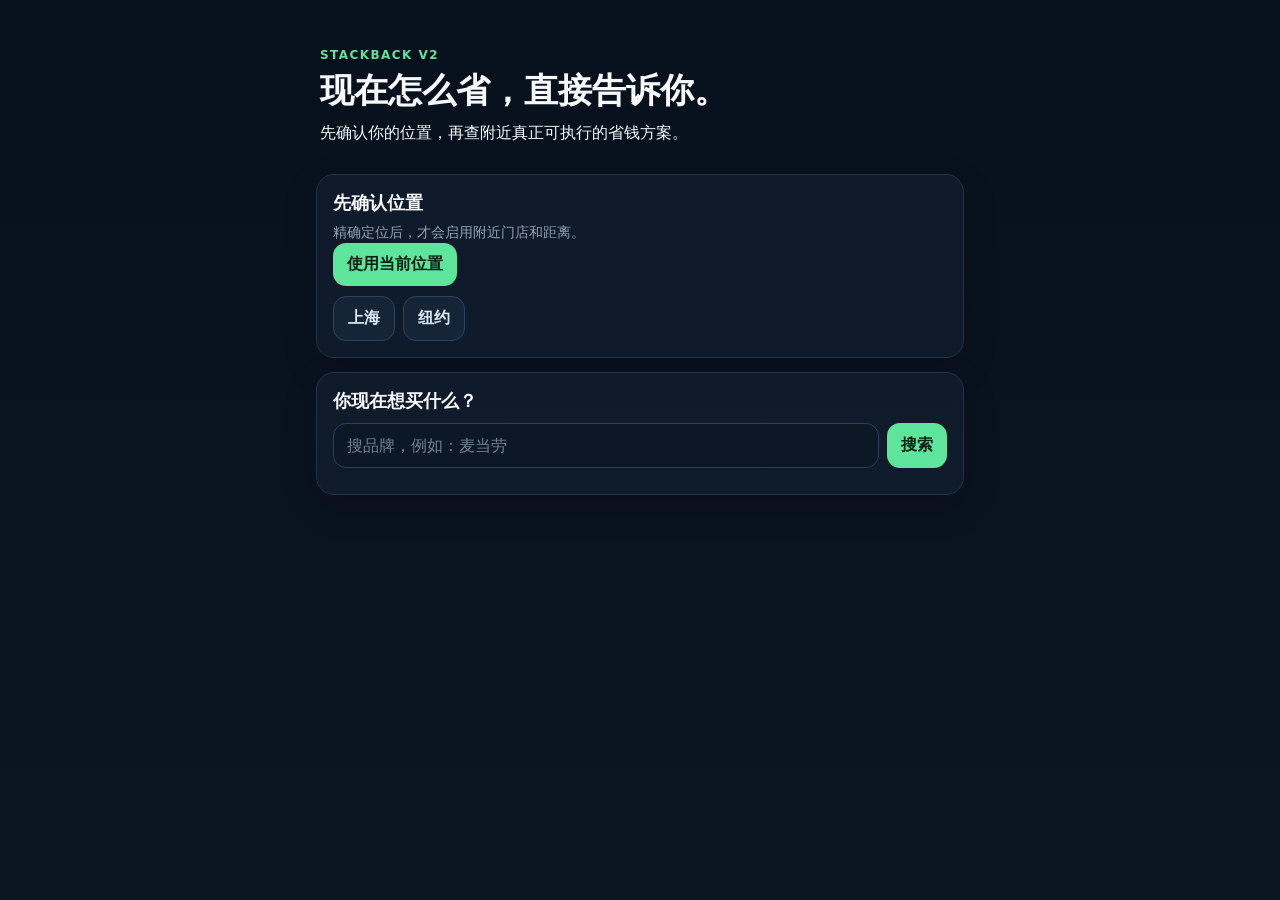
<file: index.html>
<!doctype html>
<html lang="zh-CN">
<head>
  <meta charset="utf-8">
  <meta name="viewport" content="width=device-width,initial-scale=1,viewport-fit=cover">
  <meta http-equiv="cache-control" content="no-cache, no-store, must-revalidate">
  <meta http-equiv="pragma" content="no-cache">
  <meta http-equiv="expires" content="0">
  <meta name="stackback-build" content="bbe5a4702795e5dc">
  <meta name="color-scheme" content="dark">
  <title>StackBack</title>
  <style>
    :root{font-family:Inter,system-ui,-apple-system,BlinkMacSystemFont,"Segoe UI",sans-serif;color:#f7f9fc;background:#07111d;--card:#101d2c;--muted:#91a2b4;--green:#5ee49b;--line:#20334a;--soft:#0b1826}
    *{box-sizing:border-box}body{margin:0;background:linear-gradient(180deg,#07111d,#0b1623);min-height:100vh}.app{max-width:680px;margin:0 auto;padding:22px 16px 48px}.hero{padding:26px 4px 14px}.eyebrow{font-size:12px;font-weight:800;letter-spacing:.12em;color:var(--green)}h1{font-size:34px;line-height:1.08;margin:10px 0 12px}p{margin:0;line-height:1.55}.muted{color:var(--muted);font-size:14px}.card{margin-top:14px;padding:16px;border:1px solid var(--line);border-radius:18px;background:rgba(16,29,44,.92);box-shadow:0 12px 34px rgba(0,0,0,.18)}.card-title{font-weight:850;font-size:18px;margin-bottom:7px}button,input{font:inherit}.primary,.secondary{border-radius:13px;padding:11px 14px;font-weight:800;cursor:pointer}.primary{border:0;background:var(--green);color:#062014}.secondary{border:1px solid #2c455f;background:#152537;color:#dce8f5}.primary:disabled,.secondary:disabled{opacity:.45;cursor:default}.city-row{display:flex;gap:8px;margin-top:10px}.search-row{display:flex;gap:8px;margin:10px 0}input{min-width:0;flex:1;border:1px solid #29425c;border-radius:13px;background:#0c1825;color:#f7f9fc;padding:12px 13px}input::placeholder{color:#6f8295}a{color:var(--green);font-weight:800;text-decoration:none}a:hover{text-decoration:underline}.search-results{display:grid;gap:12px}.brand-result{padding-top:8px}.brand-name{display:block;font-size:20px;margin:4px 0 10px}.decision-card{border:1px solid rgba(94,228,155,.42);border-radius:17px;background:linear-gradient(180deg,rgba(21,53,49,.92),rgba(11,24,38,.94));padding:15px;margin:10px 0 14px}.decision-kicker{color:var(--green);font-size:12px;font-weight:900;letter-spacing:.08em}.decision-title{font-size:19px;font-weight:900;margin:4px 0 12px}.decision-grid{display:grid;gap:0;border-top:1px solid rgba(145,162,180,.18)}.decision-line{display:grid;grid-template-columns:86px minmax(0,1fr);gap:10px;padding:10px 0;border-bottom:1px solid rgba(145,162,180,.14)}.decision-label{color:var(--muted);font-size:13px;font-weight:800}.decision-line strong{font-size:14px;line-height:1.45}.decision-savings{color:var(--green)}.decision-action{display:inline-flex;margin-top:13px;padding:10px 12px;border-radius:12px;background:var(--green);color:#062014}.section-heading{margin:14px 0 7px;font-weight:800}.result-card{padding:11px 12px;margin:7px 0;border:1px solid rgba(145,162,180,.16);border-radius:13px;background:rgba(11,24,38,.72)}.result-card strong{display:block;line-height:1.45}.result-card .muted{margin-top:4px}.result-card a{display:inline-block;margin-top:5px}.attribution{margin-top:7px;font-size:12px}.offer-results{margin-top:4px}@media(max-width:520px){h1{font-size:30px}.search-row{flex-direction:column}.search-row .primary{width:100%}.decision-line{grid-template-columns:72px minmax(0,1fr)}}
  </style>
</head>
<body>
  <div id="app" aria-live="polite"></div>
  <script>
(() => {
  const local = document.querySelector('meta[name="stackback-build"]')?.content;
  if (!/^[a-f0-9]{16}$/.test(local || '')) return;
  fetch('./version.json?b=' + Date.now(), { cache: 'no-store' })
    .then(response => response.ok ? response.json() : null)
    .then(remote => {
      if (!remote || remote.schemaVersion !== 1 || !/^[a-f0-9]{16}$/.test(remote.buildId) || remote.buildId === local) return;
      const next = new URL(location.href);
      if (next.searchParams.get('v') === remote.buildId) return;
      next.searchParams.set('v', remote.buildId);
      location.replace(next.href);
    })
    .catch(() => {});
})();
</script>
  <script type="module" src="./assets/app.bbe5a4702795e5dc.js"></script>
</body>
</html>
</file>
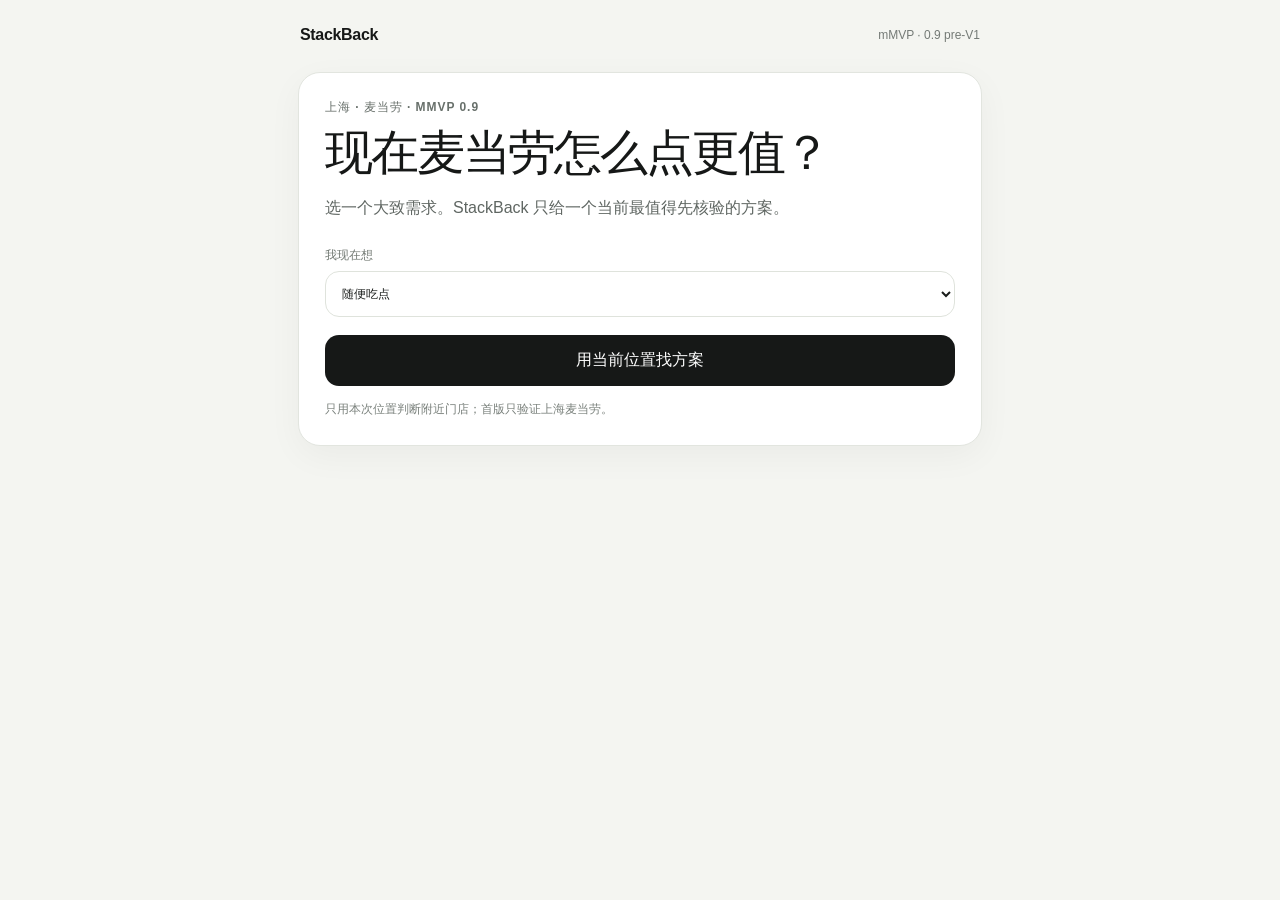
<file: mmvp/index.html>
<!doctype html>
<html lang="zh-CN">
<head>
  <meta charset="utf-8">
  <meta name="viewport" content="width=device-width,initial-scale=1,viewport-fit=cover">
  <meta name="theme-color" content="#f4f5f1">
  <title>StackBack mMVP 0.9</title>
  <meta name="description" content="StackBack 上海麦当劳实时省钱决策 mMVP pre-V1">
  <link rel="stylesheet" href="./assets/styles.css">
</head>
<body>
  <main class="shell">
    <header class="topbar"><div class="brand">StackBack</div><div class="version">mMVP · 0.9 pre-V1</div></header>
    <div id="app"></div>
  </main>
  <script defer src="./assets/app.js"></script>
</body>
</html>
</file>
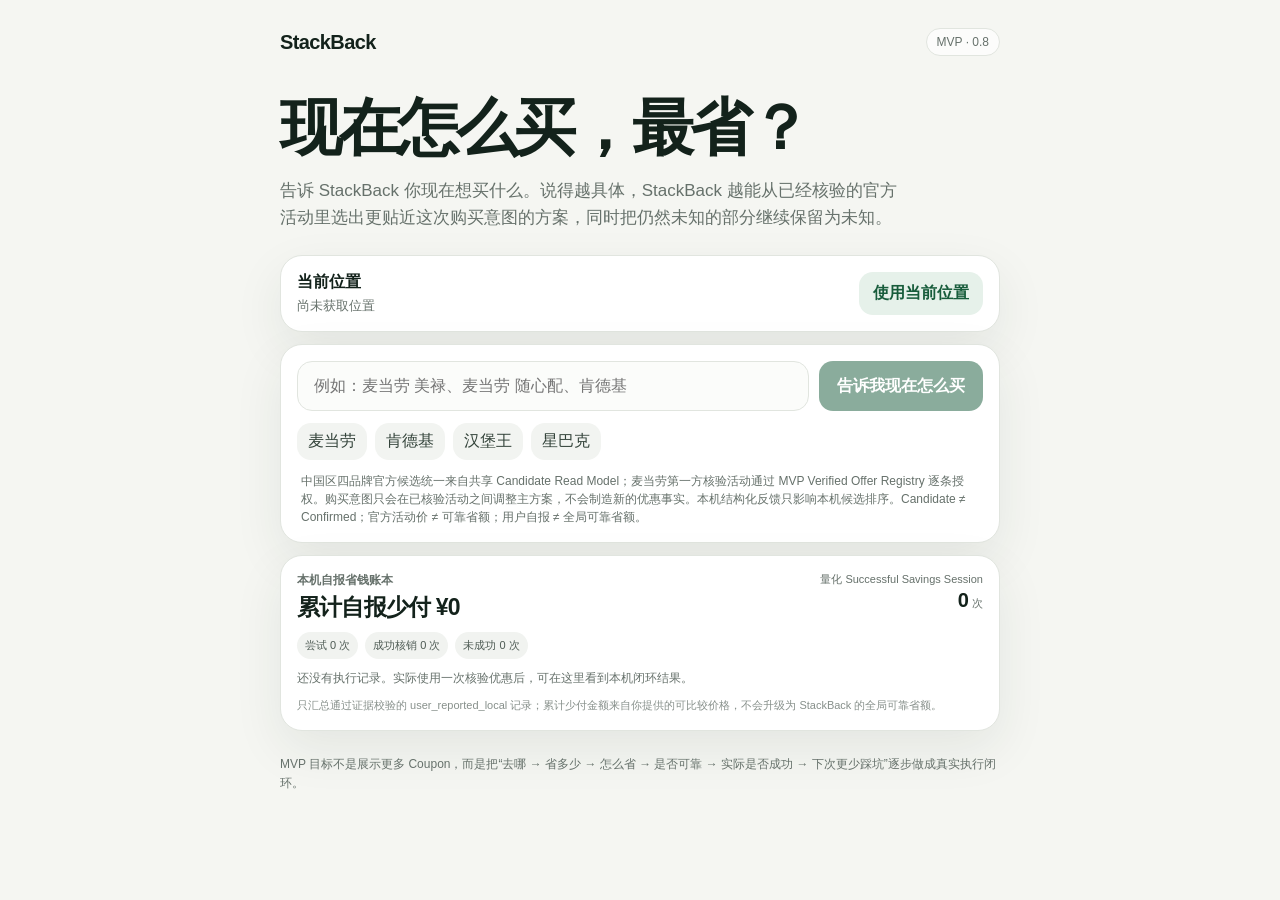
<file: mvp/index.html>
<!doctype html>
<html lang="zh-CN">
<head>
  <meta charset="utf-8">
  <meta name="viewport" content="width=device-width,initial-scale=1,viewport-fit=cover">
  <meta name="theme-color" content="#f5f6f2">
  <title>StackBack MVP</title>
  <link rel="stylesheet" href="./assets/styles.css">
</head>
<body>
  <main class="shell">
    <div class="brandbar"><div class="logo">StackBack</div><div class="version">MVP · 0.8</div></div>
    <section class="hero">
      <h1>现在怎么买，最省？</h1>
      <p>告诉 StackBack 你现在想买什么。说得越具体，StackBack 越能从已经核验的官方活动里选出更贴近这次购买意图的方案，同时把仍然未知的部分继续保留为未知。</p>
    </section>

    <section class="location-card">
      <div class="location-copy">
        <div class="location-title">当前位置</div>
        <div class="location-status" data-role="location-status">尚未获取位置</div>
      </div>
      <button class="ghost-btn" type="button" data-action="locate">使用当前位置</button>
    </section>

    <form class="search-card" data-role="search-form">
      <div class="search-row">
        <input class="search-input" data-role="query" autocomplete="off" maxlength="80" placeholder="例如：麦当劳 美禄、麦当劳 随心配、肯德基">
        <button class="primary-btn" data-action="search" type="submit" disabled>告诉我现在怎么买</button>
      </div>
      <div class="chips">
        <button class="chip" type="button" data-query="麦当劳">麦当劳</button>
        <button class="chip" type="button" data-query="肯德基">肯德基</button>
        <button class="chip" type="button" data-query="汉堡王">汉堡王</button>
        <button class="chip" type="button" data-query="星巴克">星巴克</button>
      </div>
      <div class="note">中国区四品牌官方候选统一来自共享 Candidate Read Model；麦当劳第一方核验活动通过 MVP Verified Offer Registry 逐条授权。购买意图只会在已核验活动之间调整主方案，不会制造新的优惠事实。本机结构化反馈只影响本机候选排序。Candidate ≠ Confirmed；官方活动价 ≠ 可靠省额；用户自报 ≠ 全局可靠省额。</div>
    </form>

    <section data-role="execution-ledger"></section>
    <section class="results" data-role="results"></section>
    <div class="footer">MVP 目标不是展示更多 Coupon，而是把“去哪 → 省多少 → 怎么省 → 是否可靠 → 实际是否成功 → 下次更少踩坑”逐步做成真实执行闭环。</div>
  </main>
  <script defer src="./assets/app.js"></script>
</body>
</html>
</file>
<file: mmvp/assets/styles.css>
:root {
  font-family: -apple-system, BlinkMacSystemFont, "Segoe UI", "PingFang SC", "Hiragino Sans GB", sans-serif;
  color: #161817;
  background: #f4f5f1;
  font-synthesis: none;
}
* { box-sizing: border-box; }
body { margin: 0; background: #f4f5f1; color: #161817; }
.shell { width: min(720px, 100%); margin: 0 auto; padding: 18px 18px 56px; }
.topbar { display: flex; align-items: center; justify-content: space-between; padding: 8px 2px 28px; }
.brand { font-weight: 760; letter-spacing: -.02em; }
.version { font-size: 12px; color: #747a76; }
.hero, .answer, .feedback-card { background: #fff; border: 1px solid #e2e5df; border-radius: 22px; padding: 26px; box-shadow: 0 10px 35px rgba(20,28,22,.045); }
.hero { min-height: 360px; display: flex; flex-direction: column; justify-content: center; }
.hero.compact { min-height: 280px; align-items: flex-start; }
.eyebrow { font-size: 12px; font-weight: 700; letter-spacing: .08em; text-transform: uppercase; color: #68706b; margin-bottom: 12px; }
h1 { font-size: clamp(30px,8vw,48px); line-height: 1.06; letter-spacing: -.045em; margin: 0 0 16px; }
h2 { font-size: 20px; letter-spacing: -.02em; margin: 0 0 8px; }
p { font-size: 16px; line-height: 1.65; color: #5f6662; margin: 0 0 24px; }
.primary, .secondary, .quiet-button { appearance: none; border: 0; border-radius: 14px; font: inherit; font-weight: 700; cursor: pointer; text-align: center; }
.primary { background: #161817; color: #fff; padding: 15px 18px; margin-top: 8px; }
.primary.link { display: block; text-decoration: none; }
.secondary { background: #eef0eb; color: #202420; padding: 13px 16px; }
.quiet-button { background: transparent; color: #626963; padding: 13px 12px; }
.intent-field { display: grid; gap: 7px; margin: 2px 0 10px; font-size: 12px; color: #727973; }
.intent-field select { width: 100%; border: 1px solid #dfe3dc; border-radius: 14px; background: #fff; padding: 14px 12px; font: inherit; color: #1a1d1b; }
.micro, .trust-note, .attribution { font-size: 12px; line-height: 1.6; color: #7a817c; }
.micro { margin-top: 14px; }
.answer h1 { font-size: 34px; }
.match-note { margin: -4px 0 18px; font-size: 14px; line-height: 1.55; color: #59615c; }
.answer-grid { border-top: 1px solid #edf0ea; margin-top: 22px; }
.fact { display: grid; grid-template-columns: 108px 1fr; gap: 12px; padding: 17px 0; border-bottom: 1px solid #edf0ea; }
.fact-label { font-size: 13px; color: #787e7a; }
.fact-value { font-size: 15px; line-height: 1.55; font-weight: 600; }
.savings-line { display: flex; align-items: baseline; justify-content: space-between; gap: 14px; padding: 20px 0; }
.savings-line span { font-size: 13px; color: #787e7a; }
.savings-line strong { font-size: 22px; }
.verification-card { margin-top: 14px; padding: 16px 0 2px; border-top: 1px solid #edf0ea; }
.verification-title { font-size: 14px; line-height: 1.55; font-weight: 650; margin-bottom: 10px; }
.verification-actions { display: flex; align-items: center; gap: 8px; flex-wrap: wrap; }
.trust-note { margin-top: 14px; }
.feedback-card { margin-top: 14px; padding: 22px; }
.feedback-card p { font-size: 14px; margin-bottom: 16px; }
.feedback-card form { display: grid; gap: 12px; }
.feedback-card label { display: grid; gap: 7px; font-size: 12px; color: #727973; }
.feedback-card select, .feedback-card input { width: 100%; border: 1px solid #dfe3dc; border-radius: 12px; background: #fff; padding: 12px; font: inherit; color: #1a1d1b; }
.text-button { display: block; margin: 22px auto 0; border: 0; background: transparent; color: #626963; text-decoration: underline; cursor: pointer; }
.attribution { text-align: center; margin-top: 20px; }
.receipt { margin-top: 14px; border-radius: 12px; padding: 12px; background: #f0f2ee; font-size: 13px; line-height: 1.5; }
.receipt.success { background: #edf4ed; }
.spinner { width: 24px; height: 24px; border: 2px solid #dfe3dc; border-top-color: #1b1e1c; border-radius: 50%; animation: spin .7s linear infinite; margin-bottom: 24px; }
@keyframes spin { to { transform: rotate(360deg); } }
@media (max-width: 520px) {
  .shell { padding: 12px 12px 40px; }
  .hero, .answer, .feedback-card { border-radius: 18px; padding: 21px; }
  .topbar { padding-bottom: 18px; }
  .fact { grid-template-columns: 92px 1fr; }
  .answer h1 { font-size: 30px; }
  .verification-actions { display: grid; grid-template-columns: 1fr; }
}
</file>
<file: mvp/assets/styles.css>
:root {
  color-scheme: light;
  --bg: #f5f6f2;
  --surface: #ffffff;
  --ink: #13221b;
  --muted: #66716b;
  --line: #e1e5df;
  --accent: #175c3b;
  --accent-soft: #e6f1ea;
  --warn: #805900;
  --shadow: 0 18px 50px rgba(25, 47, 36, .08);
  font-family: Inter, ui-sans-serif, -apple-system, BlinkMacSystemFont, "Segoe UI", sans-serif;
}
* { box-sizing: border-box; }
body { margin: 0; background: var(--bg); color: var(--ink); }
button, input, select { font: inherit; }
a { color: inherit; }
.shell { width: min(720px, calc(100% - 28px)); margin: 0 auto; padding: 28px 0 72px; }
.brandbar { display: flex; align-items: center; justify-content: space-between; margin-bottom: 42px; }
.logo { font-size: 20px; font-weight: 800; letter-spacing: -.03em; }
.version { font-size: 12px; color: var(--muted); border: 1px solid var(--line); padding: 6px 10px; border-radius: 999px; background: rgba(255,255,255,.7); }
.hero { margin-bottom: 22px; }
.hero h1 { font-size: clamp(36px, 9vw, 62px); line-height: .98; letter-spacing: -.055em; margin: 0 0 18px; max-width: 660px; }
.hero p { margin: 0; color: var(--muted); font-size: 17px; line-height: 1.6; max-width: 620px; }
.location-card, .search-card, .result-card, .status-card, .ledger-card { background: var(--surface); border: 1px solid var(--line); border-radius: 22px; box-shadow: var(--shadow); }
.location-card { padding: 16px; display: flex; align-items: center; justify-content: space-between; gap: 12px; margin: 24px 0 12px; }
.location-copy { min-width: 0; }
.location-title { font-weight: 750; margin-bottom: 4px; }
.location-status { color: var(--muted); font-size: 13px; }
.ghost-btn, .primary-btn, .secondary-btn, .chip { border-radius: 14px; border: 0; cursor: pointer; }
.ghost-btn { background: var(--accent-soft); color: var(--accent); padding: 11px 14px; font-weight: 750; white-space: nowrap; }
.search-card { padding: 16px; }
.search-row { display: grid; grid-template-columns: 1fr auto; gap: 10px; }
.search-input { width: 100%; min-width: 0; border: 1px solid var(--line); border-radius: 15px; padding: 15px 16px; outline: none; background: #fbfcfa; color: var(--ink); }
.search-input:focus { border-color: #9ab3a4; box-shadow: 0 0 0 3px rgba(23,92,59,.08); }
.primary-btn { padding: 14px 18px; background: var(--accent); color: white; font-weight: 800; }
.primary-btn:disabled, .ghost-btn:disabled { opacity: .5; cursor: default; }
.chips { display: flex; gap: 8px; flex-wrap: wrap; margin-top: 12px; }
.chip { padding: 8px 11px; background: #f2f4f1; color: #33433a; }
.note { margin: 12px 4px 0; color: var(--muted); font-size: 12px; line-height: 1.5; }
.ledger-card { margin-top: 12px; padding: 16px; }
.ledger-head { display: flex; align-items: flex-start; justify-content: space-between; gap: 16px; }
.ledger-money { font-size: 23px; line-height: 1.1; font-weight: 850; letter-spacing: -.035em; }
.ledger-session { flex: 0 0 auto; text-align: right; color: var(--muted); font-size: 11px; line-height: 1.35; }
.ledger-session strong { color: var(--ink); font-size: 20px; }
.ledger-stats { display: flex; gap: 7px; flex-wrap: wrap; margin-top: 12px; }
.ledger-stats span { background: #f1f3f0; color: #4e5b54; border-radius: 999px; padding: 6px 8px; font-size: 11px; }
.ledger-empty { margin-top: 10px; color: var(--muted); font-size: 12px; line-height: 1.5; }
.results { margin-top: 18px; }
.status-card { padding: 18px; color: var(--muted); }
.status-card.warning { color: var(--warn); }
.result-card { padding: 20px; }
.eyebrow { color: var(--accent); font-size: 12px; font-weight: 850; letter-spacing: .08em; text-transform: uppercase; margin-bottom: 6px; }
.answer-grid { display: grid; gap: 0; }
.answer-section { padding: 18px 0; border-top: 1px solid var(--line); }
.answer-section:first-child { border-top: 0; }
.answer-label { color: var(--muted); font-size: 12px; font-weight: 800; margin-bottom: 8px; }
.answer-main { font-size: 25px; font-weight: 850; letter-spacing: -.035em; }
.answer-main.muted { color: #44524a; }
.answer-sub, .trust-copy { color: var(--muted); font-size: 14px; line-height: 1.55; margin-top: 5px; }
.saving-value { font-size: 30px; font-weight: 850; letter-spacing: -.04em; color: #4a5550; }
.offer-title { font-size: 17px; font-weight: 760; line-height: 1.45; margin-bottom: 12px; }
.secondary-btn { display: inline-flex; text-decoration: none; background: var(--accent-soft); color: var(--accent); padding: 10px 13px; font-weight: 800; font-size: 14px; }
.text-link { display: inline-block; margin-top: 10px; color: var(--accent); font-size: 13px; font-weight: 750; text-decoration: none; }
.badges { display: flex; flex-wrap: wrap; gap: 7px; margin-top: 10px; }
.badges span { font-size: 11px; color: #4e5b54; background: #f1f3f0; border-radius: 999px; padding: 6px 8px; }
.support-block { border-top: 1px solid var(--line); padding-top: 16px; }
.support-title { font-size: 12px; color: var(--muted); font-weight: 800; margin-bottom: 6px; }
.mini-row { display: flex; gap: 12px; justify-content: space-between; padding: 9px 0; font-size: 13px; color: #46534c; }
.local-guidance { margin-top: 16px; border-radius: 14px; padding: 12px 13px; background: #fff8e8; color: var(--warn); font-size: 12px; line-height: 1.55; }
.local-guidance strong { display: block; margin-bottom: 4px; }
.execution-panel { margin-top: 18px; border-top: 1px solid var(--line); padding-top: 18px; }
.execution-form { display: grid; gap: 10px; margin-top: 14px; }
.execution-form label { display: grid; gap: 6px; color: var(--muted); font-size: 12px; font-weight: 750; }
.execution-form input, .execution-form select { width: 100%; border: 1px solid var(--line); border-radius: 12px; padding: 11px 12px; background: #fbfcfa; color: var(--ink); outline: none; }
.execution-form input:focus, .execution-form select:focus { border-color: #9ab3a4; box-shadow: 0 0 0 3px rgba(23,92,59,.08); }
.execution-money-grid { display: grid; grid-template-columns: 1fr 1fr; gap: 10px; }
.execution-submit { justify-self: start; }
.execution-receipt { margin-top: 12px; border-radius: 14px; padding: 12px 13px; font-size: 13px; line-height: 1.55; }
.execution-receipt strong { display: block; margin-bottom: 4px; }
.execution-receipt.success { background: var(--accent-soft); color: #264d39; }
.execution-receipt.warning { background: #fff5d9; color: var(--warn); }
.local-note { margin-top: 10px; color: #87908b; font-size: 11px; line-height: 1.5; }
.attribution { margin-top: 18px; color: #929a95; font-size: 10px; }
.footer { color: var(--muted); font-size: 12px; line-height: 1.6; margin-top: 24px; }
@media (max-width: 560px) {
  .shell { width: min(100% - 20px, 720px); padding-top: 20px; }
  .brandbar { margin-bottom: 32px; }
  .hero h1 { font-size: 43px; }
  .search-row, .execution-money-grid { grid-template-columns: 1fr; }
  .primary-btn { width: 100%; }
  .execution-submit { justify-self: stretch; }
  .location-card { align-items: flex-start; flex-direction: column; }
  .ghost-btn { width: 100%; }
  .result-card { padding: 17px; }
  .ledger-head { flex-direction: column; gap: 8px; }
  .ledger-session { text-align: left; }
}
</file>
